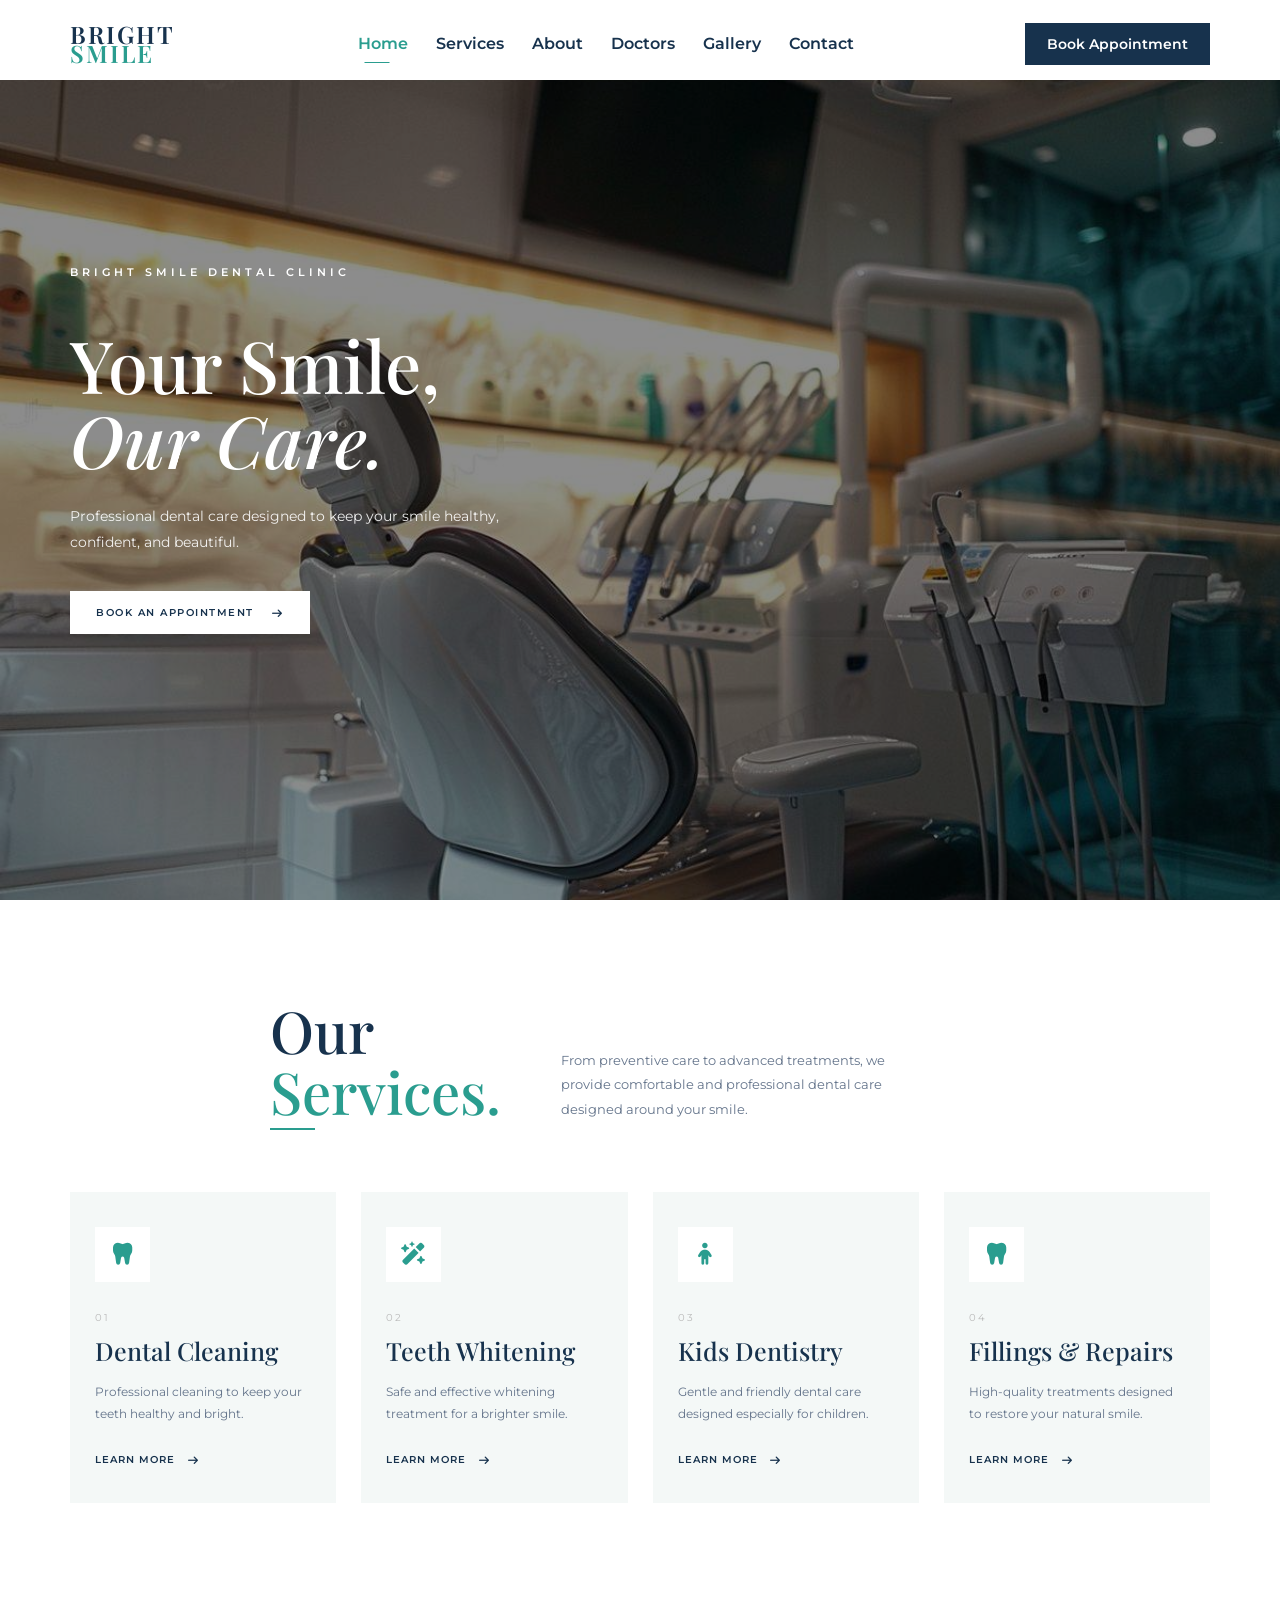
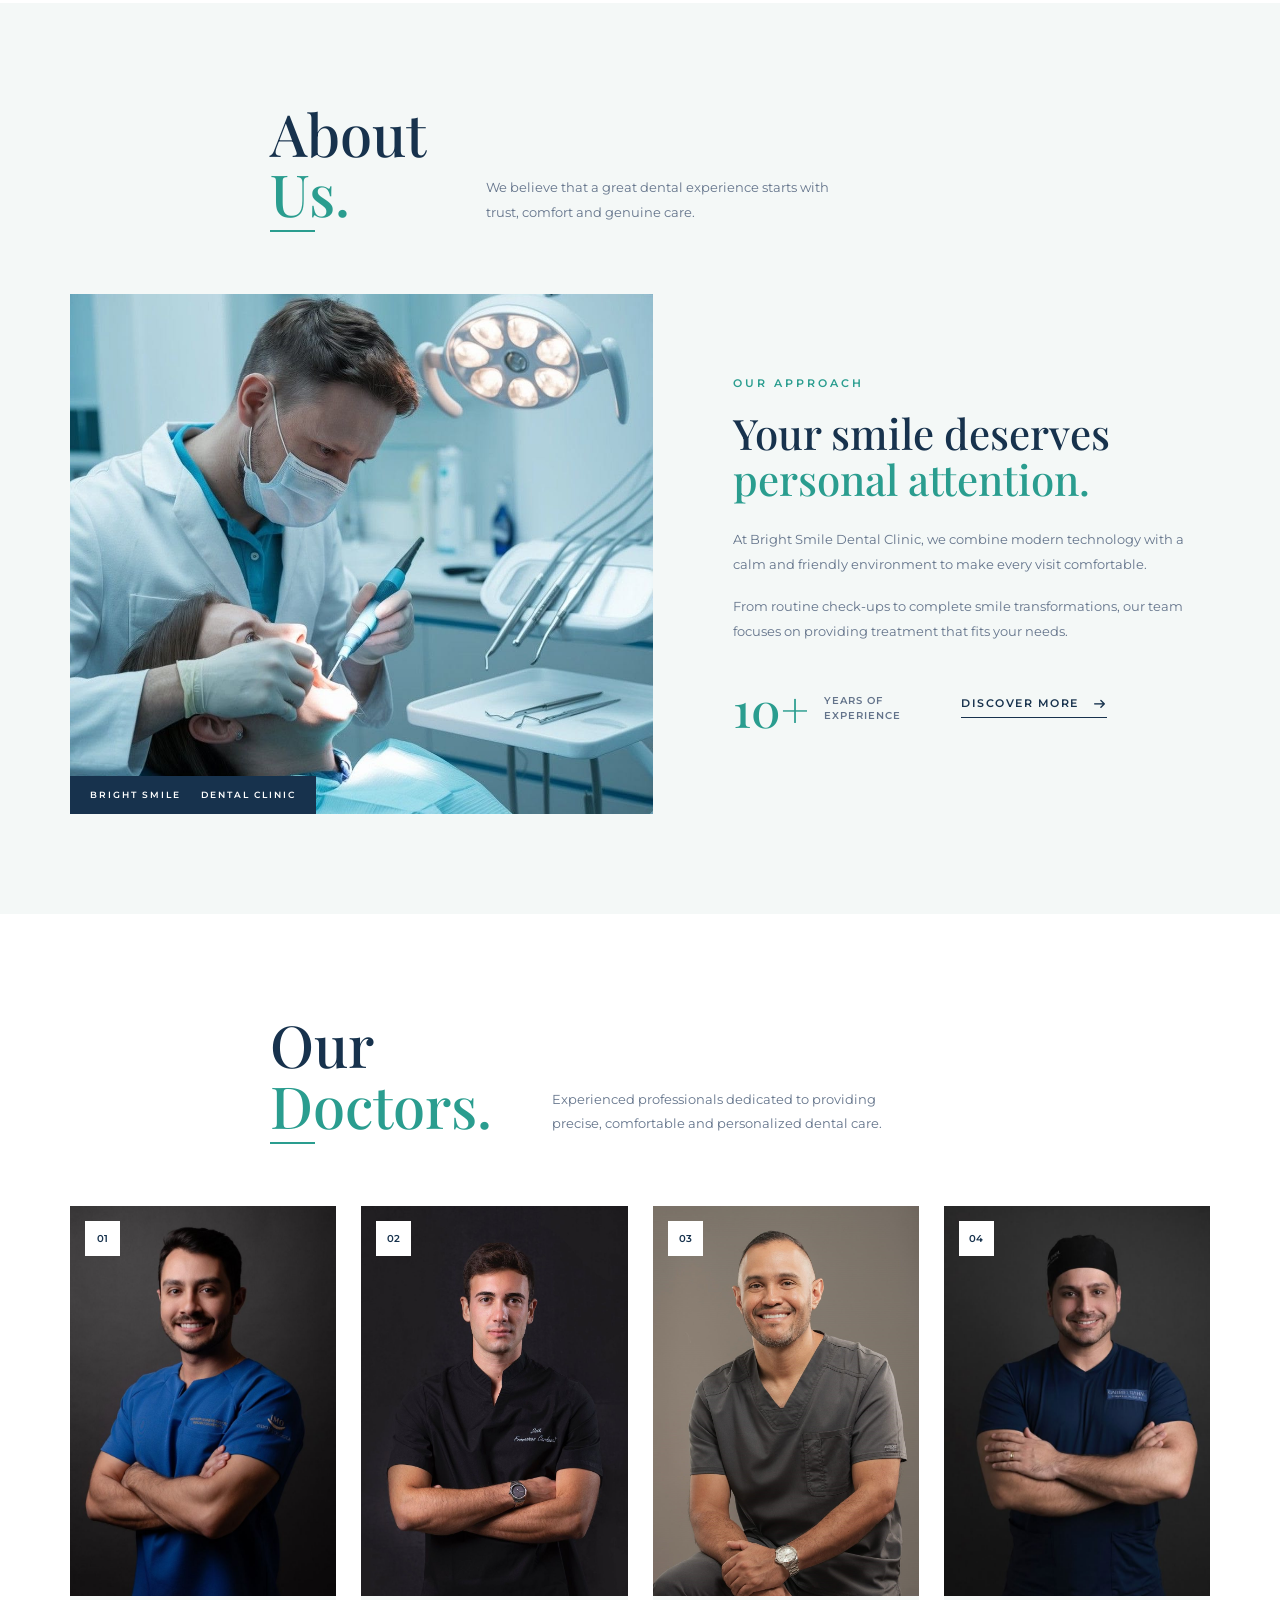
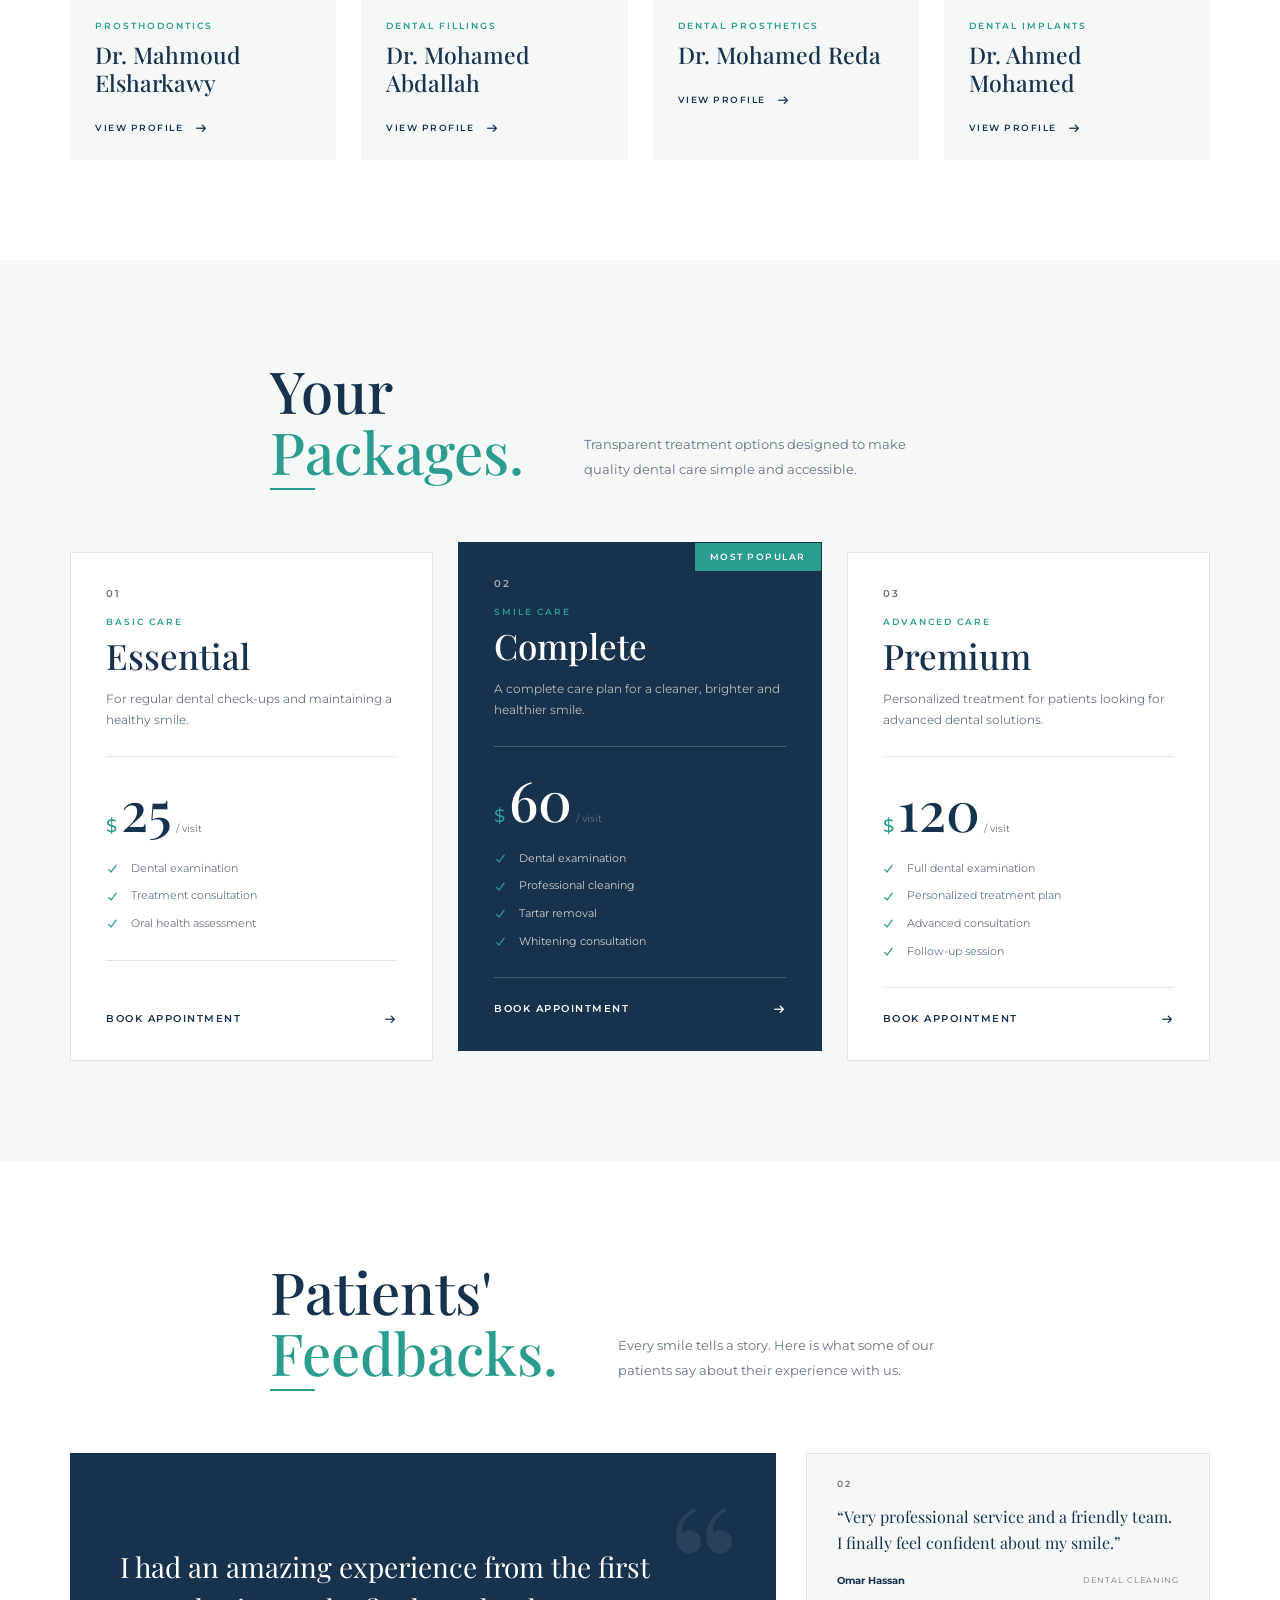
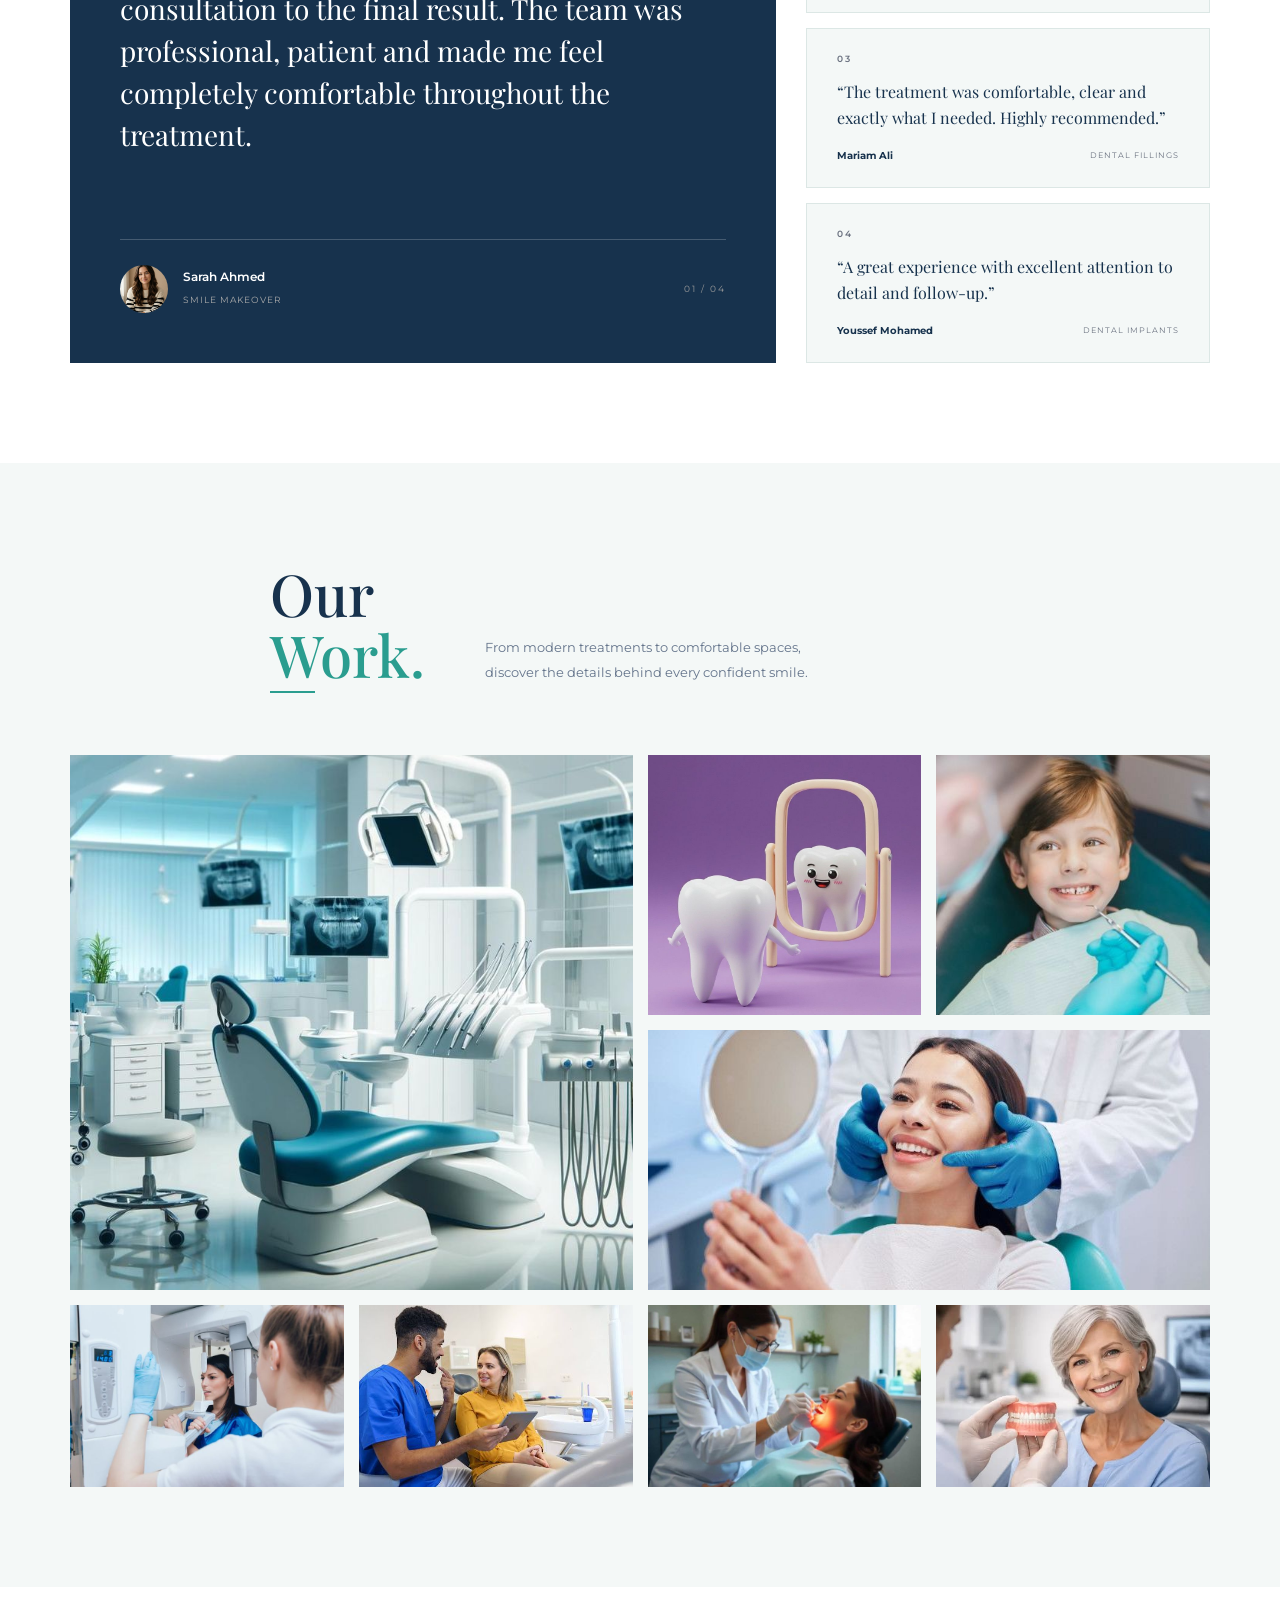
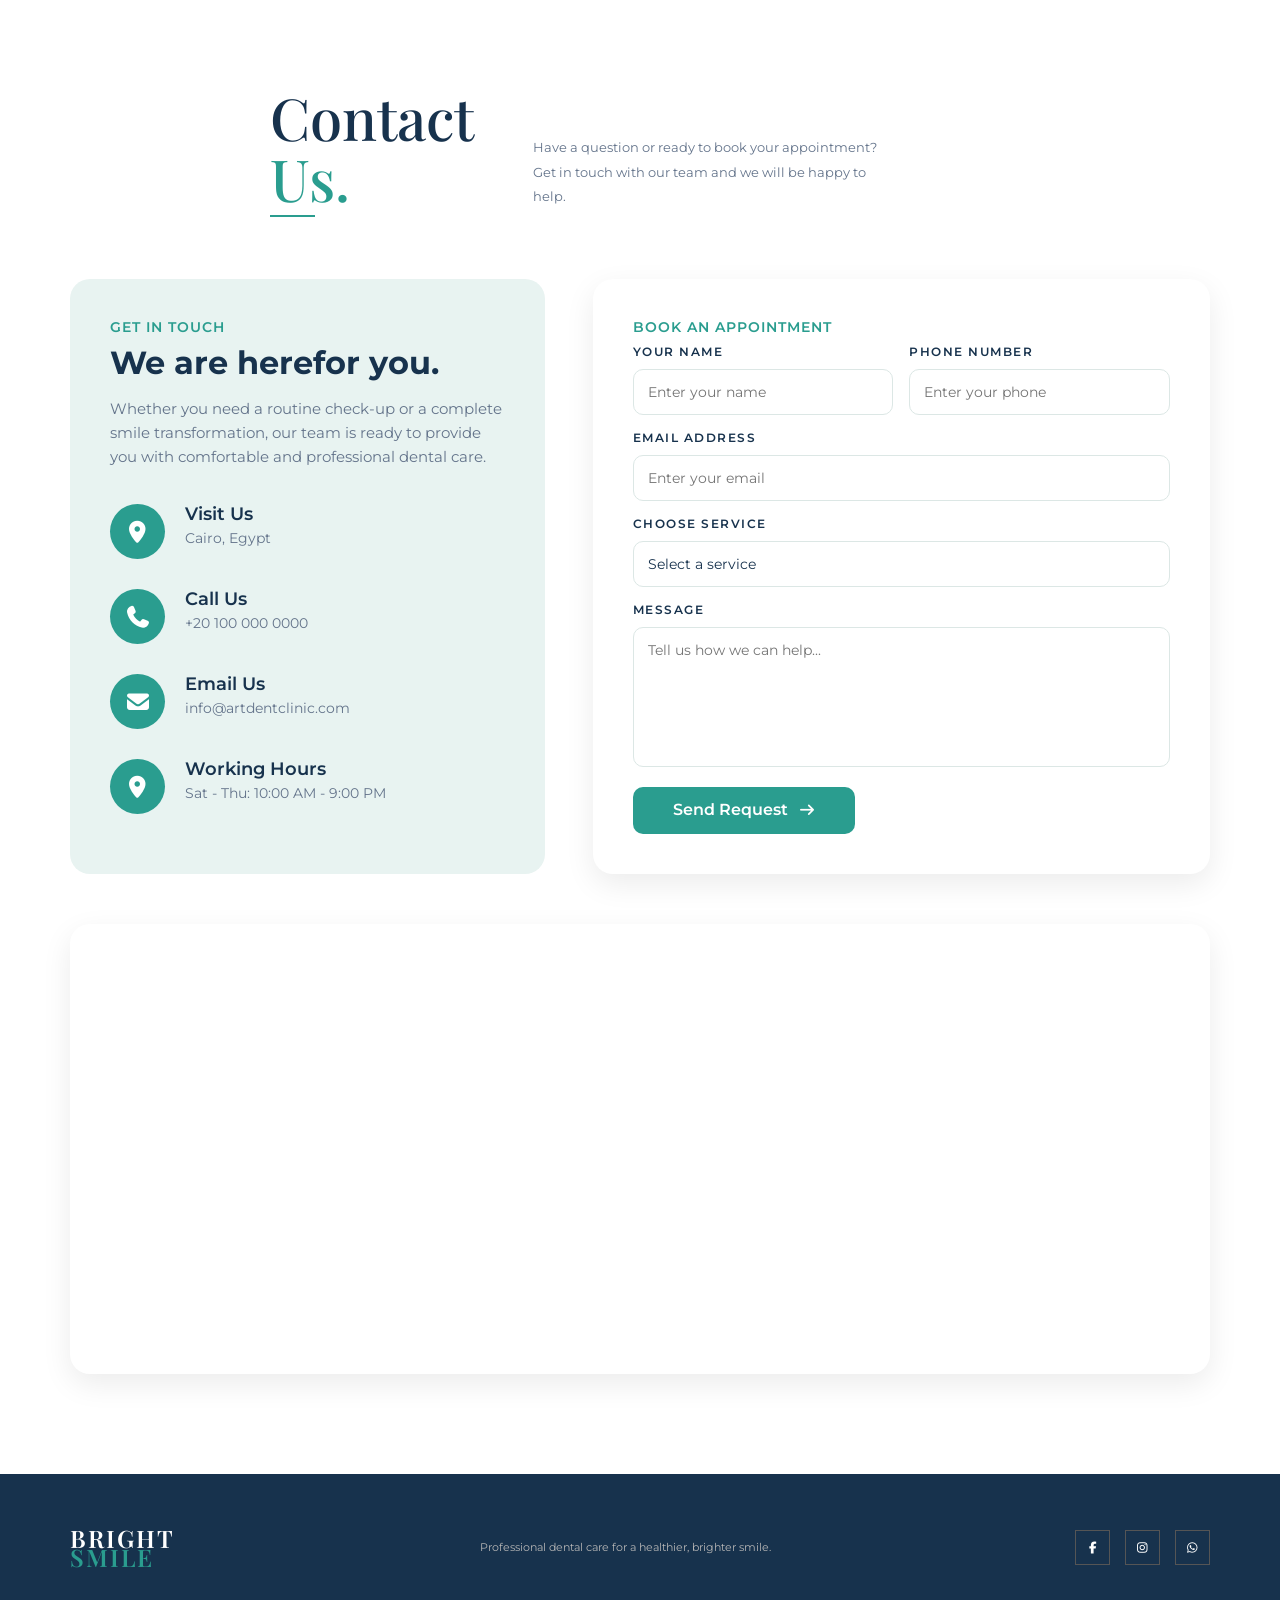
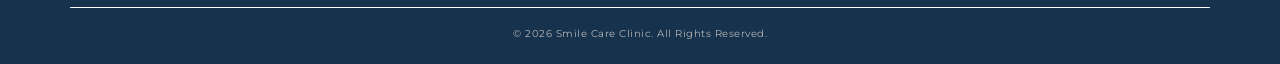
<file: index.html>
<!DOCTYPE html>
<html lang="en">

<head>
    <meta charset="UTF-8">
    <meta name="description" content="">
    <meta name="viewport" content="width=device-width, initial-scale=1" />
    <title>Bright Smile</title>
    <!--Main template CSS File-->
    <link rel="stylesheet" href="Css/style.css">
    <!--Render all elments Normally-->
    <link rel="stylesheet" href="Css/normalize.css">
    <!--Media Query For accessability-->
    <link rel="stylesheet" href="Css/mediaquery.css">
    <!--Font Awesome Library-->
    <link rel="stylesheet" href="Css/all.min.css">
    <!--Icond Tab-->
    <link rel="icon" href="images/favicon.ico">
    <!--Google Fonts-->
    <link rel="preconnect" href="https://fonts.googleapis.com">
    <link rel="preconnect" href="https://fonts.gstatic.com" crossorigin>
    <link
        href="https://fonts.googleapis.com/css2?family=Montserrat:wght@400;500;600;700&family=Playfair+Display:wght@500;600;700&display=swap"
        rel="stylesheet">
</head>

<body>
    <header class="header">
        <div class="container">
            <a href="#" class="logo">BRIGHT
                <span>SMILE</span>
            </a>
            <nav class="navbar">
                <i class="fas fa-bars toggle-menu"></i>
                <ul>
                    <li><a href="#home" class="active">Home</a></li>
                    <li><a href="#services">Services</a></li>
                    <li><a href="#about">About</a></li>
                    <li><a href="#doctors">Doctors</a></li>
                    <li><a href="#gallery">Gallery</a></li>
                    <li><a href="#contact">Contact</a></li>
                </ul>
            </nav>

            <a href="#contact" class="header-button">Book Appointment</a>
        </div>
    </header>

    <!-- Landing -->
    <section class="landing" id="home">
        <div class="landing-image">
            <img src="images/header-img .jpg" alt="Modern dental clinic">

        </div>
        <div class="landing-overlay"></div>
        <div class="container">
            <div class="landing-content">
                <span class="landing-subtitle">BRIGHT SMILE DENTAL CLINIC</span>
                <h1>Your Smile,<span>Our Care.</span></h1>

                <p>
                    Professional dental care designed to keep
                    your smile healthy, confident, and beautiful.
                </p>
                <a href="#contact" class="landing-button">Book An Appointment
                    <i class="fa-solid fa-arrow-right"></i>
                </a>
            </div>
        </div>
    </section>

    <!--Services-->
    <section class="services" id="services">
        <div class="container">

            <div class="main-heading">

                <div class="heading-content">
                    <h2>Our<span>Services.</span></h2>
                    <p>
                        From preventive care to advanced treatments,
                        we provide comfortable and professional dental
                        care designed around your smile.
                    </p>
                </div>
            </div>

            <div class="services-content">

                <div class="service-card">
                    <div class="service-icon">
                        <i class="fas fa-tooth"></i>
                    </div>
                    <span>01</span>
                    <h3>Dental Cleaning</h3>
                    <p>
                        Professional cleaning to keep
                        your teeth healthy and bright.
                    </p>
                    <a href="#">Learn More
                        <i class="fas fa-arrow-right"></i>
                    </a>
                </div>

                <div class="service-card">
                    <div class="service-icon">
                        <i class="fas fa-wand-magic-sparkles"></i>
                    </div>
                    <span>02</span>
                    <h3>Teeth Whitening</h3>
                    <p>
                        Safe and effective whitening
                        treatment for a brighter smile.
                    </p>

                    <a href="#">Learn More
                        <i class="fas fa-arrow-right"></i>
                    </a>
                </div>

                <div class="service-card">
                    <div class="service-icon">
                        <i class="fas fa-child"></i>
                    </div>
                    <span>03</span>
                    <h3>Kids Dentistry</h3>
                    <p>
                        Gentle and friendly dental care
                        designed especially for children.
                    </p>
                    <a href="#">Learn More
                        <i class="fas fa-arrow-right"></i>
                    </a>

                </div>

                <div class="service-card">
                    <div class="service-icon">
                        <i class="fas fa-tooth"></i>
                    </div>
                    <span>04</span>
                    <h3>Fillings & Repairs</h3>
                    <p>
                        High-quality treatments designed
                        to restore your natural smile.
                    </p>
                    <a href="#">Learn More
                        <i class="fas fa-arrow-right"></i>
                    </a>
                </div>
            </div>
        </div>
    </section>

    <!-- About -->
    <section class="about" id="about">

        <div class="container">

            <div class="main-heading">
                <div class="heading-content">
                    <h2>About<span>Us.</span></h2>
                    <p>
                        We believe that a great dental experience
                        starts with trust, comfort and genuine care.
                    </p>
                </div>
            </div>
            <div class="about-content">
                <div class="about-image">
                    <img src="images/about.jpg" alt="Dentist treating a patient">
                    <div class="about-image-label">
                        <span>BRIGHT SMILE</span>
                        <span>DENTAL CLINIC</span>
                    </div>

                </div>

                <div class="about-info">
                    <span class="about-small-title">OUR APPROACH</span>
                    <h3>Your smile deserves
                        <span>personal attention.</span>
                    </h3>
                    <p>
                        At Bright Smile Dental Clinic, we combine
                        modern technology with a calm and friendly
                        environment to make every visit comfortable.
                    </p>
                    <p>
                        From routine check-ups to complete smile
                        transformations, our team focuses on
                        providing treatment that fits your needs.
                    </p>

                    <div class="about-bottom">
                        <div class="about-stat">
                            <strong>10+</strong>
                            <span>Years of<br>Experience</span>
                        </div>
                        <a href="#contact" class="about-button"> Discover More
                            <i class="fa-solid fa-arrow-right"></i>
                        </a>
                    </div>
                </div>
            </div>
        </div>
    </section>

    <!-- Doctors -->
    <section class="doctors" id="doctors">

        <div class="container">

            <div class="main-heading">

                <div class="heading-content">
                    <h2>Our<span>Doctors.</span></h2>
                    <p>
                        Experienced professionals dedicated to
                        providing precise, comfortable and
                        personalized dental care.
                    </p>
                </div>
            </div>

            <div class="doctors-content">

                <article class="doctor-card">
                    <div class="doctor-image">
                        <img src="images/doctor1.jpg" alt="Dr. Mahmoud Elsharkawy">
                        <span class="doctor-number">01</span>
                    </div>
                    <div class="doctor-info">
                        <span class="doctor-specialty">Prosthodontics</span>
                        <h3>Dr. Mahmoud Elsharkawy</h3>
                        <a href="#contact">View Profile
                            <i class="fa-solid fa-arrow-right"></i>
                        </a>
                    </div>
                </article>

                <article class="doctor-card">
                    <div class="doctor-image">
                        <img src="images/doctor2.jpg" alt="Dr. Mohamed Abdallah">
                        <span class="doctor-number">02</span>
                    </div>
                    <div class="doctor-info">
                        <span class="doctor-specialty">Dental Fillings</span>
                        <h3>Dr. Mohamed Abdallah</h3>
                        <a href="#contact">View Profile
                            <i class="fa-solid fa-arrow-right"></i></a>
                    </div>
                </article>

                <article class="doctor-card">
                    <div class="doctor-image">
                        <img src="images/doctor3.jpg" alt="Dr. Mohamed Reda">
                        <span class="doctor-number">03</span>
                    </div>
                    <div class="doctor-info">
                        <span class="doctor-specialty">Dental Prosthetics</span>
                        <h3>Dr. Mohamed Reda</h3>
                        <a href="#contact">View Profile
                            <i class="fa-solid fa-arrow-right"></i>
                        </a>
                    </div>
                </article>

                <article class="doctor-card">
                    <div class="doctor-image">
                        <img src="images/doctor4.jpg" alt="Dr. Ahmed Mohamed">
                        <span class="doctor-number">04</span>
                    </div>
                    <div class="doctor-info">
                        <span class="doctor-specialty">Dental Implants</span>
                        <h3>Dr. Ahmed Mohamed</h3>
                        <a href="#contact">View Profile
                            <i class="fa-solid fa-arrow-right"></i>
                        </a>
                    </div>
                </article>
            </div>
        </div>
    </section>

    <!-- Pricing -->

    <section class="pricing" id="pricing">

        <div class="container">

            <div class="main-heading">

                <div class="heading-content">
                    <h2>Your<span>Packages.</span></h2>
                    <p>
                        Transparent treatment options designed to make
                        quality dental care simple and accessible.
                    </p>
                </div>
            </div>

            <div class="pricing-content">
                <article class="price-card">
                    <div class="price-top">
                        <span class="price-number">01</span>
                        <span class="price-category">Basic Care</span>
                        <h3>Essential</h3>
                        <p>
                            For regular dental check-ups
                            and maintaining a healthy smile.
                        </p>
                    </div>

                    <div class="price-value">
                        <span class="currency">$</span>
                        <strong>25</strong>
                        <span class="period">/ visit</span>
                    </div>

                    <ul class="price-features">
                        <li>
                            <i class="fa-solid fa-check"></i>Dental examination
                        </li>
                        <li>
                            <i class="fa-solid fa-check"></i>Treatment consultation
                        </li>
                        <li>
                            <i class="fa-solid fa-check"></i>Oral health assessment
                        </li>
                    </ul>

                    <a href="#appointment" class="price-button">Book Appointment
                        <i class="fa-solid fa-arrow-right"></i>
                    </a>

                </article>

                <article class="price-card featured-price">

                    <div class="popular-label">
                        Most Popular
                    </div>
                    <div class="price-top">
                        <span class="price-number">02</span>
                        <span class="price-category">Smile Care</span>
                        <h3>Complete</h3>
                        <p>
                            A complete care plan for a cleaner,
                            brighter and healthier smile.
                        </p>
                    </div>

                    <div class="price-value">
                        <span class="currency">$</span>
                        <strong>60</strong>
                        <span class="period">/ visit</span>
                    </div>

                    <ul class="price-features">
                        <li>
                            <i class="fa-solid fa-check"></i>Dental examination
                        </li>

                        <li>
                            <i class="fa-solid fa-check"></i>Professional cleaning
                        </li>

                        <li>
                            <i class="fa-solid fa-check"></i>Tartar removal
                        </li>
                        <li>
                            <i class="fa-solid fa-check"></i>Whitening consultation
                        </li>

                    </ul>

                    <a href="#appointment" class="price-button">Book Appointment
                        <i class="fa-solid fa-arrow-right"></i>
                    </a>

                </article>

                <article class="price-card">
                    <div class="price-top">
                        <span class="price-number">03</span>
                        <span class="price-category">Advanced Care</span>

                        <h3>Premium</h3>
                        <p>
                            Personalized treatment for patients
                            looking for advanced dental solutions.
                        </p>
                    </div>

                    <div class="price-value">
                        <span class="currency">$</span>
                        <strong>120</strong>
                        <span class="period">/ visit</span>
                    </div>

                    <ul class="price-features">
                        <li>
                            <i class="fa-solid fa-check"></i>Full dental examination
                        </li>
                        <li>
                            <i class="fa-solid fa-check"></i>Personalized treatment plan
                        </li>
                        <li>
                            <i class="fa-solid fa-check"></i>Advanced consultation
                        </li>
                        <li>
                            <i class="fa-solid fa-check"></i>Follow-up session
                        </li>
                    </ul>

                    <a href="#appointment" class="price-button">Book Appointment
                        <i class="fa-solid fa-arrow-right"></i>
                    </a>
                </article>
            </div>
        </div>
    </section>

    <!-- Testimonials -->

    <section class="testimonials" id="testimonials">

        <div class="container">

            <div class="main-heading">
                <div class="heading-content">
                    <h2>Patients' <span>Feedbacks.</span></h2>
                    <p>
                        Every smile tells a story.
                        Here is what some of our patients say
                        about their experience with us.
                    </p>
                </div>
            </div>


            <div class="testimonials-content">
                <article class="testimonial-card">
                    <div class="testimonial-quote">“</div>

                    <div class="testimonial-text">
                        <p>
                            I had an amazing experience from the
                            first consultation to the final result.
                            The team was professional, patient and
                            made me feel completely comfortable
                            throughout the treatment.
                        </p>
                    </div>

                    <div class="testimonial-footer">
                        <div class="testimonial-person">
                            <div class="testimonial-avatar">
                                <img src="images/patient.jpg" alt="Sarah Ahmed">
                            </div>
                            <div>
                                <h3>Sarah Ahmed</h3>
                                <span>Smile Makeover</span>
                            </div>
                        </div>
                        <span class="testimonial-number">01 / 04</span>
                    </div>
                </article>

                <div class="testimonial-list">
                    <article class="small-testimonial">
                        <span class="small-testimonial-number">02</span>
                        <p>
                            “Very professional service and
                            a friendly team. I finally feel
                            confident about my smile.”
                        </p>
                        <div class="small-testimonial-person">
                            <strong>Omar Hassan</strong>
                            <span>Dental Cleaning</span>
                        </div>
                    </article>

                    <article class="small-testimonial">
                        <span class="small-testimonial-number">03</span>
                        <p>
                            “The treatment was comfortable,
                            clear and exactly what I needed.
                            Highly recommended.”
                        </p>
                        <div class="small-testimonial-person">
                            <strong>Mariam Ali</strong>
                            <span>Dental Fillings</span>
                        </div>
                    </article>

                    <article class="small-testimonial">
                        <span class="small-testimonial-number">04</span>
                        <p>
                            “A great experience with excellent
                            attention to detail and follow-up.”
                        </p>

                        <div class="small-testimonial-person">
                            <strong>Youssef Mohamed</strong>
                            <span>Dental Implants</span>
                        </div>
                    </article>
                </div>
            </div>
        </div>
    </section>

    <!--Gallery-->
    <div class="gallery" id="gallery">
        <div class="container">
            <div class="main-heading">
                <div class="heading-content">
                    <h2>Our<span>Work.</span></h2>
                    <p>
                        From modern treatments to comfortable spaces,
                        discover the details behind every confident smile.
                    </p>
                </div>
            </div>

            <div class="gallery-content">
                <a href="#" class="gallery-item gallery-large">
                    <img src="images/img15.jpg" alt="smile care" />
                    <div class="gallery-overlay">
                        <span>01</span>
                        <h3>Our Clinic</h3>
                        <i class="fa-solid fa-arrow-up-right-from-square"></i>
                    </div>
                </a>

                <a href="#" class="gallery-item">
                    <img src="images/img10.jpg" alt="clinic" />
                    <div class="gallery-overlay">
                        <span>02</span>
                        <h3>Smile Care</h3>
                        <i class="fa-solid fa-arrow-up-right-from-square"></i>
                    </div>
                </a>

                <a href="#" class="gallery-item">
                    <img src="images/img7.jpg" alt="dental treatment" />
                    <div class="gallery-overlay">
                        <span>03</span>
                        <h3>Happy Kids, Healthy Smiles</h3>
                        <i class="fa-solid fa-arrow-up-right-from-square"></i>
                    </div>
                </a>

                <a href="#" class="gallery-item gallery-wide">
                    <img src="images/img5.jpg" alt="smile care" />
                    <div class="gallery-overlay">
                        <span>04</span>
                        <h3>Healthy Smiles</h3>
                        <i class="fa-solid fa-arrow-up-right-from-square"></i>
                    </div>
                </a>

                <a href="#" class="gallery-item">
                    <img src="images/img8.jpg" alt="dental care" />
                    <div class="gallery-overlay">
                        <span>05</span>
                        <h3>Precision</h3>
                        <i class="fa-solid fa-arrow-up-right-from-square"></i>
                    </div>
                </a>

                <a href="#" class="gallery-item">
                    <img src="images/img9.jpg" alt="Dental consultation" />
                    <div class="gallery-overlay">
                        <span>06</span>
                        <h3>Consultation</h3>
                        <i class="fa-solid fa-arrow-up-right-from-square"></i>
                    </div>
                </a>

                <a href="#" class="gallery-item">
                    <img src="images/img13.jpg" alt="Dental consultation" />
                    <div class="gallery-overlay">
                        <span>07</span>
                        <h3>Dental Emergency</h3>
                        <i class="fa-solid fa-arrow-up-right-from-square"></i>
                    </div>
                </a>

                <a href="#" class="gallery-item">
                    <img src="images/img14.jpg" alt="Dental consultation" />
                    <div class="gallery-overlay">
                        <span>08</span>
                        <h3>Senior Dental Care</h3>
                        <i class="fa-solid fa-arrow-up-right-from-square"></i>
                    </div>
                </a>
            </div>
        </div>
    </div>
    <!--Contact Us-->
    <div class="contact" id="contact">
        <div class="container">
            <div class="main-heading">
                <div class="heading-content">
                    <h2>Contact <span>Us.</span></h2>
                    <p>
                        Have a question or ready to book your appointment?
                        Get in touch with our team and we will be happy to help.
                    </p>
                </div>
            </div>
            <div class="contact-content">

                <div class="contact-info">
                    <span class="contact-small-title"> Get in touch </span>
                    <h3>We are here<strong>for you.</strong></h3>
                    <p>
                        Whether you need a routine check-up or a complete
                        smile transformation, our team is ready to provide
                        you with comfortable and professional dental care.
                    </p>
                    <div class="contact-details">
                        <div class="contact-detail">

                            <div class="contact-icon">
                                <i class="fa-solid fa-location-dot"></i>
                            </div>
                            <div>
                                <span>Visit Us</span>
                                <p> Cairo, Egypt</p>
                            </div>
                        </div>

                        <div class="contact-detail">

                            <div class="contact-icon">
                                <i class="fa-solid fa-phone"></i>
                            </div>
                            <div>
                                <span>Call Us</span>
                                <p>+20 100 000 0000</p>
                            </div>
                        </div>

                        <div class="contact-detail">

                            <div class="contact-icon">
                                <i class="fa-solid fa-envelope"></i>
                            </div>
                            <div>
                                <span>Email Us</span>
                                <p>info@artdentclinic.com</p>
                            </div>
                        </div>

                        <div class="contact-detail">

                            <div class="contact-icon">
                                <i class="fa-solid fa-location-dot"></i>
                            </div>
                            <div>
                                <span>Working Hours</span>
                                <p>Sat - Thu: 10:00 AM - 9:00 PM</p>
                            </div>
                        </div>
                    </div>
                </div>

                <div class="conatct-form">
                    <span class="form-title">Book an Appointment</span>
                    <form>
                        <div class="form-row">
                            <div class="form-group">
                                <label for="name">Your Name</label>
                                <input type="text" id="name" name="name" placeholder="Enter your name">
                            </div>

                            <div class="form-group">
                                <label for="phone">Phone Number</label>
                                <input type="tel" id="phone" name="phone" placeholder="Enter your phone">
                            </div>
                        </div>

                        <div class="form-group">
                            <label for="email">Email Address</label>
                            <input type="email" id="email" name="email" placeholder="Enter your email">
                        </div>

                        <div class="form-group">
                            <label for="service">Choose Service</label>
                            <select id="service" name="service">
                                <option value="">Select a service</option>
                                <option value="cleaning">Dental Cleaning</option>
                                <option value="whitening">Teeth Whitening</option>
                                <option value="orthodontics">Orthodontics</option>
                                <option value="implants">Dental Implants</option>
                                <option value="veneers">Veneers</option>
                            </select>
                        </div>

                        <div class="form-group">
                            <label for="message">Message</label>
                            <textarea id="message" name="message" placeholder="Tell us how we can help..."></textarea>
                        </div>

                        <button type="submit" class="contact-button">Send Request
                            <i class="fa-solid fa-arrow-right"></i>
                        </button>
                    </form>
                </div>
            </div>

            <div class="contact-map">
                <iframe src="https://www.google.com/maps?q=Cairo,Egypt&output=embed" loading="lazy" allowfullscreen=""
                    referrerpolicy="no-referrer-when-downgrade">
                </iframe>
            </div>
        </div>
    </div>

    <!-- Footer -->

    <footer class="footer">
        <div class="container">
            <div class="footer-content">
                <a href="#" class="logo">BRIGHT
                    <span>SMILE</span>
                </a>

                <p>
                    Professional dental care for a healthier,
                    brighter smile.
                </p>

                <div class="footer-social">
                    <a href="#" aria-label="Facebook">
                        <i class="fa-brands fa-facebook-f"></i>
                    </a>
                    <a href="#" aria-label="Instagram">
                        <i class="fa-brands fa-instagram"></i>
                    </a>
                    <a href="#" aria-label="WhatsApp">
                        <i class="fa-brands fa-whatsapp"></i>
                    </a>
                </div>
            </div>
            <div class="footer-bottom">
                <p>&copy; 2026 <span>Smile Care Clinic</span>. All Rights Reserved.</p>
            </div>
        </div>
    </footer>

</body>

</html>
</file>
<file: Css/style.css>
* {
    margin: 0;
    padding: 0;
    box-sizing: border-box;
}

:root {
    --main-color: #2A9D8F;
    --second-color: #6B7280;
    --dark-color: #17324D;
    --text-color: #64748B;
    --white-color: #FFFFFF;
    --section-background: #F4F8F7;
    --border-color: #DCE7E5;
    --light-color: #E8F3F1;
    --main-duration: 0.3s;
    --section-padding: 100px;
}

html {
    scroll-behavior: smooth;
}

body {

    font-family: "Montserrat", sans-serif;
    color: var(--dark-color);
    background-color: var(--white-color);

}

a {
    text-decoration: none;
}

ul {
    list-style: none;
}

img {
    max-width: 100%;
    display: block;
}

.container {
    padding-left: 15px;
    padding-right: 15px;
    margin-left: auto;
    margin-right: auto;
}

/*Main-heading*/
.main-heading {
    display: grid;
    grid-template-columns: 180px 1fr;
    column-gap: 70px;
    margin-bottom: 70px;
}

.heading-content {
    margin-left: 200px;
    display: grid;
    grid-template-columns: 1fr 350px;
    align-items: end;
    gap: 60px;
}

.main-heading h2 {
    margin: 0;
    color: var(--dark-color);
    font-family: "Playfair Display", serif;
    font-size: 58px;
    font-weight: 500;
    line-height: 1.05;
}

.main-heading h2 span {
    display: inline-block;
    color: var(--main-color);
    position: relative;
}

.main-heading h2 span::after {
    content: "";
    position: absolute;
    left: 0;
    bottom: -8px;
    width: 45px;
    height: 2px;
    background-color: var(--main-color);
}

.main-heading p {
    margin: 0;
    color: var(--text-color);
    font-size: 13px;
    line-height: 1.9;
}

/*Nav-Bar*/
.header {
    background-color: var(--white-color);
    outline: none;
    width: 100%;
    height: 80px;
    position: fixed;
    top: 0;
    left: 0;
    right: 0;
    z-index: 9999;
}

.header .container {
    min-height: 80px;
    display: flex;
    align-items: center;
    justify-content: space-between;
}


.logo {
    color: var(--dark-color);
    font-family: "Playfair Display", serif;
    font-size: 24px;
    font-weight: 600;
    line-height: 0.8;
    letter-spacing: 2px;
}

.logo span {
    display: block;
    color: var(--main-color);
}

.header .navbar {
    position: relative;
}

.navbar ul {
    display: flex;
    align-items: center;
}

.navbar ul li a {
    display: block;
    color: var(--dark-color);
    font-size: 16px;
    font-weight: 600;
    padding: 35px 14px;
    position: relative;
    transition: var(--main-duration);
}

.navbar ul li a:hover,
.navbar ul li a.active {
    color: var(--main-color);
    padding-left: 25px;
}

.header .navbar ul li a::after {
    content: "";
    width: 0;
    height: 1px;
    background-color: var(--main-color);
    position: absolute;
    bottom: 25px;
    left: 50%;
    transform: translateX(-50%);
    transition: var(--main-duration);

}

.navbar ul li a:hover::after,
.navbar ul li a.active::after {

    width: 25px;
}

.header-button {
    background-color: var(--dark-color);
    color: var(--white-color);
    padding: 13px 22px;
    font-size: 14px;
    font-weight: 600;
    transition: var(--main-duration);
}

.header-button:hover {
    background-color: var(--main-color);
}

.navbar .toggle-menu {
    display: none;
    color: var(--dark-color);
    font-size: 24px;
    cursor: pointer;
}

/*Landing*/
.landing {
    min-height: 100vh;
    position: relative;
    display: flex;
    align-items: center;
    overflow: hidden;
}

.landing-image {
    position: absolute;
    inset: 0;
    top: 80px;
    width: 100%;
    height: 100%;
    z-index: 1;
}

.landing-image img {
    width: 100%;
    height: 100%;
    display: block;
    object-fit: cover;
    object-position: center;
}

.landing-overlay {
    background-color: rgba(0, 0, 0, 0.45);
    position: absolute;
    top: 90px;
    inset: 0;
    z-index: 2;
}

.landing .container {
    position: relative;
    z-index: 3;
}

.landing-content {
    max-width: 600px;
    padding-top: 70px;
    padding-bottom: 70px;
}

.landing-subtitle {
    display: block;
    margin-bottom: 20px;
    color: var(--white-color);
    font-size: 11px;
    font-weight: 600;
    letter-spacing: 4px;
    text-transform: uppercase;
}

.landing-content h1 {
    margin-bottom: 25px;
    color: var(--white-color);
    font-family: "Playfair Display", serif;
    font-size: 72px;
    font-weight: 500;
    line-height: 1.05;
}

.landing-content h1 span {
    display: block;
    font-style: italic;
}

.landing-content p {
    color: rgba(255, 255, 255, 0.9);
    max-width: 450px;
    margin-bottom: 35px;
    font-size: 14px;
    line-height: 1.9;
}

.landing-button {
    display: inline-flex;
    align-items: center;
    gap: 18px;
    padding: 15px 25px;
    color: var(--dark-color);
    background-color: var(--white-color);
    border: 1px solid var(--white-color);
    font-size: 10px;
    font-weight: 600;
    letter-spacing: 1.5px;
    text-transform: uppercase;
    transition: var(--main-duration);
}

.landing-button i {
    font-size: 10px;
    transition: var(--main-duration);
}

.landing-button:hover {
    color: var(--white-color);

    background-color: transparent;
}

.landing-button:hover i {
    transform: translateX(5px);
}

/*Servises*/
.services {
    padding-top: var(--section-padding);
    padding-bottom: var(--section-padding);
    background-color: var(--white-color);
}

.services-content {
    display: grid;
    grid-template-columns: repeat(4, 1fr);
    gap: 25px;
}

.service-card {
    padding: 35px 25px;
    background-color: var(--section-background);
    position: relative;
    transition: var(--main-duration);
}

.service-card:hover {
    transform: translateY(-8px);
}

.service-icon {
    width: 55px;
    height: 55px;
    display: flex;
    justify-content: center;
    align-items: center;
    color: var(--main-color);
    background-color: var(--white-color);
    margin-bottom: 25px;
}

.service-icon i {
    font-size: 22px;
}

.service-card>span {
    color: #bbbbbb;
    font-size: 10px;
    letter-spacing: 2px;
}

.service-card h3 {
    color: var(--dark-color);
    font-family: "Playfair Display", serif;
    font-size: 25px;
    font-weight: 500;
    margin: 12px 0 15px;
}

.service-card p {
    color: var(--text-color);
    font-size: 12px;
    line-height: 1.8;
    margin-bottom: 25px;

}

.service-card a {
    display: inline-flex;
    align-items: center;
    gap: 12px;
    color: var(--dark-color);
    font-size: 10px;
    font-weight: 600;
    letter-spacing: 1px;
    text-transform: uppercase;
    transition: var(--main-duration);
}

.service-card a i {
    transition: var(--main-duration);
}

.service-card a:hover {
    color: var(--main-color);
}

.service-card a:hover i {
    transform: translateX(5px);
}

/*About*/
.about {
    padding-top: var(--section-padding);
    padding-bottom: var(--section-padding);
    background-color: var(--section-background);
}

.about-content {
    display: grid;
    grid-template-columns: 1.1fr 0.9fr;
    gap: 80px;
    align-items: center;
}

.about-image {
    position: relative;
    height: 520px;
    overflow: hidden;
}

.about-image img {
    width: 100%;
    height: 100%;
    display: block;
    object-fit: cover;
    transition: 0.5s;
}

.about-image:hover img {
    transform: scale(1.03);
}

.about-image-label {
    position: absolute;
    left: 0;
    bottom: 0;
    display: flex;
    gap: 20px;
    padding: 14px 20px;
    background-color: var(--dark-color);
    color: var(--white-color);
    font-size: 9px;
    font-weight: 600;
    letter-spacing: 2px;
}

.about-info {
    max-width: 500px;
}

.about-small-title {
    display: block;
    margin-bottom: 20px;
    color: var(--main-color);
    font-size: 11px;
    font-weight: 600;
    letter-spacing: 3px;
}

.about-info h3 {
    margin: 0 0 25px;
    color: var(--dark-color);
    font-family: "Playfair Display", serif;
    font-size: 42px;
    font-weight: 500;
    line-height: 1.1;
}

.about-info h3 span {
    color: var(--main-color);
}

.about-info p {
    margin: 0 0 18px;
    color: var(--text-color);
    font-size: 13px;
    line-height: 1.9;
}

.about-bottom {
    display: flex;
    align-items: center;
    gap: 60px;
    margin-top: 40px;
}

.about-stat {
    display: flex;
    align-items: center;
    gap: 15px;
}

.about-stat strong {
    color: var(--main-color);
    font-family: "Playfair Display", serif;
    font-size: 48px;
    font-weight: 500;
    line-height: 1;
}

.about-stat span {
    color: var(--text-color);
    font-size: 10px;
    font-weight: 600;
    letter-spacing: 1px;
    text-transform: uppercase;
    line-height: 1.5;
}

.about-button {
    display: inline-flex;
    align-items: center;
    gap: 15px;
    padding-bottom: 8px;
    border-bottom: 1px solid var(--dark-color);
    color: var(--dark-color);
    font-size: 11px;
    font-weight: 600;
    letter-spacing: 1.5px;
    text-transform: uppercase;
    transition: var(--main-duration);
}

.about-button i {
    font-size: 11px;
    transition: var(--main-duration);
}

.about-button:hover {
    color: var(--main-color);
    border-color: var(--main-color);
}

.about-button:hover i {
    transform: translateX(5px);
}

/*Doctots*/
.doctors {
    padding-top: var(--section-padding);
    padding-bottom: var(--section-padding);
    background-color: var(--white-color);
}

.doctors-content {
    display: grid;
    grid-template-columns: repeat(4, 1fr);
    gap: 25px;
}

.doctor-card {
    background-color: var(--section-background);
    position: relative;
    overflow: hidden;
    transition: var(--main-duration);
}

.doctor-card:hover {
    transform: translateY(-6px);
}

.doctor-image {
    width: 100%;
    height: 390px;
    position: relative;
    overflow: hidden;
}

.doctor-image img {
    width: 100%;
    height: 100%;
    display: block;
    object-fit: cover;
    transition: 0.5s;
}

.doctor-card:hover .doctor-image img {
    transform: scale(1.04);
}

.doctor-number {
    background-color: var(--white-color);
    color: var(--dark-color);
    width: 35px;
    height: 35px;
    display: flex;
    justify-content: center;
    align-items: center;
    position: absolute;
    top: 15px;
    left: 15px;
    font-size: 10px;
    font-weight: 600;
}

.doctor-info {
    padding: 25px;
}

.doctor-specialty {
    display: block;
    color: var(--main-color);
    margin-bottom: 10px;
    font-size: 9px;
    font-weight: 600;
    letter-spacing: 2px;
    text-transform: uppercase;
}

.doctor-info h3 {
    margin: 0 0 20px;
    color: var(--dark-color);
    font-family: "Playfair Display", serif;
    font-size: 23px;
    font-weight: 500;
    line-height: 1.2;
}

.doctor-info a {
    color: var(--dark-color);
    display: inline-flex;
    align-items: center;
    gap: 12px;
    font-size: 9px;
    font-weight: 600;
    letter-spacing: 1.5px;
    text-transform: uppercase;
    transition: var(--main-duration);
}

.doctor-info a i {
    font-size: 10px;
    transition: var(--main-duration);
}

.doctor-info a:hover {
    color: var(--main-color);
}

.doctor-info a:hover i {
    transform: translateX(5px);
}

/*Pricing*/
.pricing {
    padding-top: var(--section-padding);
    padding-bottom: var(--section-padding);
    background-color: var(--section-background);
}

.pricing-content {
    display: grid;
    grid-template-columns: repeat(3, 1fr);
    gap: 25px;
    align-items: stretch;
}

.price-card {
    position: relative;
    background-color: var(--white-color);
    padding: 35px;
    border: 1px solid var(--border-color);
    display: flex;
    flex-direction: column;
    transition: var(--main-duration);
}

.price-card:hover {
    transform: translateY(-7px);
    box-shadow: 0 15px 35px rgba(0, 0, 0, 0.08);
}

.featured-price {
    background-color: var(--dark-color);
    color: var(--white-color);
    border-color: var(--dark-color);
    transform: translateY(-10px);
}

.featured-price:hover {
    transform: translateY(-17px);
}

.popular-label {
    background-color: var(--main-color);
    color: var(--white-color);
    position: absolute;
    top: 0;
    right: 0;
    padding: 9px 15px;
    font-size: 9px;
    font-weight: 600;
    letter-spacing: 1.5px;
    text-transform: uppercase;
}

.price-top {
    border-bottom: 1px solid var(--border-color);
    padding-bottom: 25px;
}

.featured-price .price-top {
    border-color: rgba(255, 255, 255, 0.2);
}

.price-number {
    display: block;
    margin-bottom: 18px;
    color: var(--second-color);
    font-size: 10px;
    font-weight: 600;
    letter-spacing: 2px;
}

.featured-price .price-number {
    color: #aaa;
}

.price-category {
    display: block;
    margin-bottom: 10px;
    color: var(--main-color);
    font-size: 9px;
    font-weight: 600;
    letter-spacing: 2px;
    text-transform: uppercase;
}

.price-top h3 {
    margin: 0 0 15px;
    color: var(--dark-color);
    font-family: "Playfair Display", serif;
    font-size: 35px;
    font-weight: 500;
    line-height: 1;
}

.featured-price .price-top h3 {
    color: var(--white-color);
}

.price-top p {
    margin: 0;
    color: var(--text-color);
    font-size: 12px;
    line-height: 1.8;
}

.featured-price .price-top p {
    color: #bdbdbd;
}

.price-value {
    display: flex;
    align-items: baseline;
    gap: 4px;
    padding: 25px 0;
}

.price-value .currency {
    color: var(--main-color);
    font-size: 18px;
    font-weight: 500;
}

.price-value strong {
    color: var(--dark-color);
    font-family: "Playfair Display", serif;
    font-size: 55px;
    font-weight: 500;
    line-height: 1;
}

.featured-price .price-value strong {
    color: var(--white-color);
}

.price-value .period {
    color: var(--second-color);
    font-size: 10px;
}

.price-features {
    display: flex;
    flex-direction: column;
    gap: 15px;
    padding: 0 0 30px;
    margin: 0;
    border-bottom: 1px solid var(--border-color);
}

.featured-price .price-features {
    border-color: rgba(255, 255, 255, 0.2);
}

.price-features li {
    display: flex;
    align-items: center;
    gap: 12px;
    color: var(--text-color);
    font-size: 11px;
}

.featured-price .price-features li {
    color: #d0d0d0;
}

.price-features li i {
    color: var(--main-color);
    font-size: 10px;
}

.price-button {
    display: inline-flex;
    align-items: center;
    justify-content: space-between;
    gap: 15px;
    margin-top: auto;
    padding-top: 25px;
    color: var(--dark-color);
    font-size: 10px;
    font-weight: 600;
    letter-spacing: 1.5px;
    text-transform: uppercase;
    transition: var(--main-duration);
}

.featured-price .price-button {
    color: var(--white-color);
}

.price-button i {
    font-size: 10px;

    transition: var(--main-duration);
}

.price-button:hover {
    color: var(--main-color);
}

.price-button:hover i {
    transform: translateX(5px);
}

/*Testimonials*/
.testimonials {
    padding-top: var(--section-padding);
    padding-bottom: var(--section-padding);
    background-color: var(--white-color);
}

.testimonials-content {
    display: grid;
    grid-template-columns: 1.4fr 0.8fr;
    gap: 30px;
    align-items: stretch;
}

.testimonial-card {
    background-color: var(--dark-color);
    display: flex;
    flex-direction: column;
    min-height: 430px;
    position: relative;
    padding: 50px;
    overflow: hidden;
}

.testimonial-quote {
    position: absolute;
    top: 20px;
    right: 35px;
    color: rgba(255, 255, 255, 0.08);
    font-family: "Playfair Display", serif;
    font-size: 180px;
    line-height: 1;
}

.testimonial-text {
    max-width: 700px;
    margin: auto 0;
}

.testimonial-text p {
    margin: 0;
    color: var(--white-color);
    font-family: "Playfair Display", serif;
    font-size: 28px;
    line-height: 1.5;
}

.testimonial-footer {
    display: flex;
    align-items: center;
    justify-content: space-between;
    margin-top: 40px;
    padding-top: 25px;
    border-top: 1px solid rgba(255, 255, 255, 0.2);
}

.testimonial-person {
    display: flex;
    align-items: center;
    gap: 15px;
}

.testimonial-avatar {
    width: 48px;
    height: 48px;
    overflow: hidden;
    border-radius: 50%;
}

.testimonial-avatar img {
    width: 100%;
    height: 100%;
    object-fit: cover;
    display: block;
}

.testimonial-person h3 {
    color: var(--white-color);
    margin: 0 0 5px;
    font-size: 12px;
    font-weight: 600;
}

.testimonial-person span {
    color: #aaa;
    font-size: 9px;
    letter-spacing: 1px;
    text-transform: uppercase;
}

.testimonial-number {
    color: #999;
    font-size: 9px;
    letter-spacing: 2px;
}

.testimonial-list {
    display: flex;
    flex-direction: column;
    gap: 15px;
}

.small-testimonial {
    background-color: var(--section-background);
    border: 1px solid var(--border-color);
    position: relative;
    flex: 1;
    padding: 25px 30px;
    transition: var(--main-duration);
}

.small-testimonial:hover {
    transform: translateX(-5px);
}

.small-testimonial-number {
    display: block;
    color: var(--second-color);
    margin-bottom: 15px;
    font-size: 9px;
    font-weight: 600;
    letter-spacing: 2px;
}

.small-testimonial p {
    color: var(--dark-color);
    margin: 0 0 20px;
    font-family: "Playfair Display", serif;
    font-size: 16px;
    line-height: 1.6;
}

.small-testimonial-person {
    display: flex;
    align-items: center;
    justify-content: space-between;
    gap: 10px;
}

.small-testimonial-person strong {
    color: var(--dark-color);
    font-size: 10px;
}

.small-testimonial-person span {
    color: var(--second-color);
    font-size: 8px;
    letter-spacing: 1px;
    text-transform: uppercase;
    text-align: right;
}

/*Gallery*/
.gallery {
    padding-top: var(--section-padding);
    padding-bottom: var(--section-padding);
    background-color: var(--section-background);
}

.gallery-content {
    display: grid;
    grid-template-columns: repeat(4, 1fr);
    grid-template-rows: 260px 260px;
    gap: 15px
}

.gallery-item {
    background-color: var(--dark-color);
    display: block;
    overflow: hidden;
    position: relative;
}

.gallery-large {
    grid-column: span 2;
    grid-row: span 2;
}

.gallery-wide {
    grid-column: span 2;
}

.gallery-item img {
    width: 100%;
    height: 100%;
    display: block;
    object-fit: cover;
    transition: 0.6s ease;
}

.gallery-overlay {
    background: linear-gradient(to top, rgba(0, 0, 0, 0.7), rgba(0, 0, 0, 0));
    position: absolute;
    padding: 25px;
    display: flex;
    flex-direction: column;
    justify-content: flex-end;
    opacity: 0;
    transition: var(--main-duration);
    inset: 0;
}

.gallery-item:hover .gallery-overlay {
    opacity: 1;
}

.gallery-item:hover img {
    transform: scale(1.06);
}

.gallery-overlay span {
    color: #848484;
    margin-bottom: 8px;
    font-size: 14px;
    font-weight: 600;
    letter-spacing: 2;
}

.gallery-overlay h3 {
    color: var(--white-color);
    margin: 0;
    font-family: "Playfair Display", serif;
    font-weight: 500;
    font-size: 25px;
}

.gallery-overlay i {
    display: flex;
    justify-content: center;
    align-items: center;
    color: var(--white-color);
    position: absolute;
    width: 35px;
    height: 35px;
    top: 25px;
    right: 25px;
    border: 1px solid rgb(255, 255, 255, 0.7);
    font-size: 14px;
    transition: var(--main-duration);
}

.gallery-item:hover .gallery-overlay i {
    background-color: var(--white-color);
    color: var(--dark-color);
}

/*Conatct Us*/

.contact {
    padding-top: var(--section-padding);
    padding-bottom: var(--section-padding);
    background-color: var(--white-color);
}

.contact-content {
    display: grid;
    grid-template-columns: 1fr 1.3fr;
    gap: 48px;
    align-items: stretch;
}

/* Contact Info Card */
.contact-info {
    background-color: var(--light-color);
    padding: 40px;
    border-radius: 20px;
    height: 100%;
    box-sizing: border-box;
}

.contact-small-title,
.form-title {
    color: var(--main-color);
    font-size: 14px;
    font-weight: 600;
    text-transform: uppercase;
    letter-spacing: 1px;
    display: block;
}

.form-title {
    margin-bottom: 10px;
}

.contact-info>h3 {
    color: var(--dark-color);
    font-size: 32px;
    margin: 10px 0 15px;
}

.contact-info>h3 strong {
    display: inline;
    font-weight: 700;
}

.contact-info>p {
    color: var(--text-color);
    margin-bottom: 35px;
    font-size: 15px;
    line-height: 1.6;
}

.contact-details {
    display: flex;
    flex-direction: column;
    gap: 30px;
}

.contact-detail {
    display: flex;
    align-items: flex-start;
    gap: 20px;
}

.contact-icon {
    width: 55px;
    height: 55px;
    border-radius: 50%;
    background-color: var(--main-color);
    color: var(--white-color);
    display: flex;
    justify-content: center;
    align-items: center;
    font-size: 22px;
    flex-shrink: 0;
    border: none;
    transition: background-color var(--main-duration);
}

.contact-detail:hover .contact-icon {
    background-color: var(--dark-color);
    color: var(--white-color);
}

.contact-detail span {
    color: var(--dark-color);
    font-weight: 600;
    font-size: 18px;
    text-transform: none;
    letter-spacing: normal;
    display: block;
    margin-bottom: 5px;
}

.contact-detail p {
    margin: 0;
    color: var(--text-color);
    font-size: 14px;
}

.conatct-form {
    background-color: var(--white-color);
    padding: 40px;
    border-radius: 20px;
    box-shadow: 0 10px 30px rgba(0, 0, 0, .08);
    box-sizing: border-box;
    border: none;
}

.form-row {
    display: grid;
    grid-template-columns: 1fr 1fr;
    gap: 16px;
}

.form-group {
    margin-bottom: 16px;
}

.form-group label {
    color: var(--dark-color);
    display: block;
    margin-bottom: 10px;
    font-size: 12px;
    font-weight: 600;
    letter-spacing: 1.5px;
    text-transform: uppercase;
}

.form-group input,
.form-group select,
.form-group textarea {
    width: 100%;
    padding: 14px;
    border-radius: 10px;
    border: 1px solid var(--border-color);
    outline: none;
    box-sizing: border-box;
    font-family: inherit;
    font-size: 14px;
    color: var(--dark-color);
    background-color: var(--white-color);
    transition: border-color var(--main-duration);
}

.form-group select {
    appearance: none;
    background-repeat: no-repeat;
    background-position: right 1rem center;
    background-size: 1em;
}

.form-group input:focus,
.form-group select:focus,
.form-group textarea:focus {
    border-color: var(--main-color);
}

.form-group textarea {
    resize: none;
    min-height: 140px;
}

.contact-button {
    background-color: var(--main-color);
    color: var(--white-color);
    padding: 14px 40px;
    border-radius: 10px;
    border: none;
    cursor: pointer;
    font-size: 16px;
    font-weight: 600;
    text-transform: none;
    letter-spacing: normal;
    display: inline-flex;
    align-items: center;
    gap: 10px;
    transition: background-color var(--main-duration);
}

.contact-button i {
    font-size: 14px;
    transition: transform var(--main-duration);
}

.contact-button:hover {
    background-color: var(--dark-color);
    color: var(--white-color);
}

.contact-button:hover i {
    transform: translateX(4px);
}

.contact-map {
    margin-top: 50px;
    border-radius: 20px;
    overflow: hidden;
    box-shadow: 0 10px 30px rgba(0, 0, 0, .08);
    height: 450px;
    filter: none;
}

.contact-map iframe {
    width: 100%;
    height: 100%;
    border: 0;
}

/*Footer*/
.footer {
    background-color: var(--dark-color);
    color: var(--white-color);
    padding-top: 55px;
    padding-bottom: 25px;
}

.footer-content {
    display: flex;
    align-items: center;
    justify-content: space-between;
    gap: 30px;
}

.footer-content .logo {
    color: var(--white-color);
    font-family: "Playfair Display", serif;
    font-size: 24px;
    font-weight: 600;
    line-height: 0.8;
    letter-spacing: 2px;
}

.footer-content>p {
    max-width: 300px;
    margin: 0;
    color: #b5b5b5;
    font-size: 11px;
    line-height: 1.7;
}

.footer-social {
    display: flex;
    align-items: center;
    gap: 15px;
}

.footer-social a {
    width: 35px;
    height: 35px;
    display: flex;
    align-items: center;
    justify-content: center;
    color: var(--white-color);
    border: 1px solid #555;
    font-size: 12px;
    transition: var(--main-duration);
}

.footer-social a:hover {
    background-color: var(--white-color);
    color: var(--dark-color);
    border-color: var(--white-color);
}

.footer-bottom {
    margin-top: 40px;
    padding-top: 20px;
    border-top: 1px solid var(--white-color);
    text-align: center;
}

.footer-bottom p {
    margin: 0;
    color: #b5b5b5;
    font-size: 10px;
    letter-spacing: 0.5px;
}
</file>
<file: Css/mediaquery.css>
@media (min-width: 768px) {
    .container {
        width: 750px;
    }
}

@media (min-width: 992px) {
    .container {
        width: 970px;
    }
}

@media (min-width: 1200px) {
    .container {
        width: 1170px;
    }
}

@media (max-width: 991px) {
    .main-heading {
        grid-template-columns: 130px 1fr;
        column-gap: 40px;
        margin-bottom: 55px;
    }

    .heading-content {
        margin-left: 0;
        grid-template-columns: 1fr 280px;
        gap: 35px;
    }

    .main-heading h2 {
        font-size: 45px;
    }

    .main-heading p {
        font-size: 12px;
    }
}

@media (max-width: 676px) {
    .main-heading {
        display: block;
        margin-bottom: 40px;
    }

    .heading-label {
        margin-bottom: 20px;
    }

    .heading-content {
        display: block;
        margin-left: 0;
    }

    .main-heading h2 {
        font-size: 40px;
        margin-bottom: 25px;
    }

    .main-heading p {
        max-width: 500px;
        font-size: 12px;
    }
}

/*Nav-Bar*/
@media (max-width: 991px) {
    .header .container {
        min-height: 75px;
    }

    .navbar {
        position: relative;
    }

    .navbar .toggle-menu {
        display: block;
    }

    .navbar ul {
        display: none;
        position: absolute;
        right: 0;
        top: calc(100% + 20px);
        width: 220px;
        background-color: var(--white-color);
        flex-direction: column;
        align-items: stretch;
        gap: 0;
        box-shadow: 0 5px 20px rgba(0, 0, 0, 0.1);
        border: 1px solid var(--border-color);
    }

    .navbar ul::before {
        content: "";
        position: absolute;
        right: 5px;
        top: -20px;
        border-width: 10px;
        border-style: solid;
        border-color: transparent transparent var(--white-color) transparent;
    }

    .header .navbar ul li a::after {
        display: none;
    }

    .navbar:hover ul {
        display: flex;
    }

    .navbar ul li {
        width: 100%;
    }

    .navbar ul li a {
        padding: 15px 20px;
        width: 100%;
    }

    .navbar ul li a:hover {
        background-color: var(--light-color);
    }

    .header-button {
        display: none;
    }
}

/*Landing*/
@media (max-width: 991px) {
    .landing {
        min-height: 750px;
    }

    .landing-content {
        max-width: 550px;
        padding-top: 90px;
    }

    .landing-content h1 {
        font-size: 60px;
    }
}

@media (max-width: 767px) {
    .landing {
        min-height: 700px;
    }

    .landing-image img {
        object-position: center;
    }

    .landing-overlay {
        background-color: rgba(0, 0, 0, 0.42);
    }

    .landing-content {
        max-width: 100%;
        padding-top: 70px;
        padding-bottom: 50px;
    }

    .landing-subtitle {
        font-size: 9px;
        letter-spacing: 3px;
        margin-bottom: 15px;
    }

    .landing-content h1 {
        font-size: 48px;
        line-height: 1.1;
        margin-bottom: 20px;
    }

    .landing-content p {
        max-width: 400px;
        font-size: 12px;
        line-height: 1.8;
        margin-bottom: 30px;
    }
}

/*Services*/
@media (max-width: 1199px) {
    .services-content {
        grid-template-columns: repeat(2, 1fr);
    }
}

@media (max-width: 767px) {
    .services-content {
        grid-template-columns: 1fr;
        gap: 15px;
    }

    .service-card {
        padding: 30px 22px;
    }
}

/*About*/
@media(max-width: 991px) {
    .about {
        padding-top: 90px;
        padding-bottom: 90px;
    }

    .about-content {
        grid-template-columns: 1fr 1fr;

        gap: 40px;
    }

    .about-image {
        height: 430px;
    }

    .about-info h3 {
        font-size: 34px;
    }

    .about-info p {
        font-size: 12px;
    }

    .about-bottom {
        gap: 30px;
    }
}

@media (max-width: 767px) {

    .about {
        padding-top: 70px;
        padding-bottom: 70px;
    }

    .about-content {
        display: flex;

        flex-direction: column;

        gap: 45px;

        align-items: stretch;
    }

    .about-image {
        width: 100%;
        height: 380px;
    }

    .about-info {
        max-width: 100%;
    }

    .about-info h3 {
        font-size: 36px;
    }

    .about-bottom {
        gap: 30px;

        justify-content: space-between;
    }

}

/*Doctors*/
@media(max-width: 991px) {
    .doctors {
        padding-top: 90px;
        padding-bottom: 90px;
    }

    .doctors-content {
        grid-template-columns: repeat(2, 1fr);

        gap: 25px;
    }

    .doctor-image {
        height: 350px;
    }

    .doctor-info h3 {
        font-size: 21px;
    }
}

@media (max-width: 767px) {
    .doctors {
        padding-top: 70px;
        padding-bottom: 70px;
    }

    .doctors-content {
        grid-template-columns: 1fr;

        gap: 25px;
    }

    .doctor-image {
        height: 400px;
    }
}

/*Pricing*/
@media(max-width: 991px) {

    .pricing {
        padding-top: 90px;
        padding-bottom: 90px;
    }

    .pricing-content {
        grid-template-columns: repeat(2, 1fr);

        gap: 20px;
    }

    .price-card {
        padding: 30px;
    }

    .featured-price {
        transform: none;
    }

    .featured-price:hover {
        transform: translateY(-7px);
    }
}

@media (max-width: 767px) {
    .pricing {
        padding-top: 70px;
        padding-bottom: 70px;
    }

    .pricing-content {
        grid-template-columns: 1fr;

        gap: 25px;
    }

    .price-card {
        padding: 30px;
    }

    .featured-price {
        transform: none;
    }

    .featured-price:hover {
        transform: translateY(-7px);
    }

    .price-top h3 {
        font-size: 32px;
    }

    .price-value strong {
        font-size: 50px;
    }
}

/*Testimonials*/
@media(max-width: 991px) {
    .testimonials {
        padding-top: 90px;
        padding-bottom: 90px;
    }

    .testimonials-content {
        grid-template-columns: 1fr;
    }

    .testimonial-card {
        min-height: 400px;
    }

    .testimonial-text p {
        font-size: 25px;
    }

    .testimonial-list {
        display: grid;

        grid-template-columns: repeat(3, 1fr);

        gap: 15px;
    }

    .small-testimonial {
        padding: 20px;
    }

    .small-testimonial p {
        font-size: 14px;
    }
}

@media (max-width: 767px) {
    .testimonials {
        padding-top: 70px;
        padding-bottom: 70px;
    }

    .testimonials-content {
        grid-template-columns: 1fr;
        gap: 25px;
    }

    .testimonial-card {
        min-height: 400px;

        padding: 30px;
    }

    .testimonial-text p {
        font-size: 22px;
    }

    .testimonial-quote {
        right: 20px;

        font-size: 130px;
    }

    .testimonial-footer {
        margin-top: 30px;
    }

    .testimonial-list {
        gap: 15px;
    }
}

/*Gallery*/
@media(max-width: 991px) {
    .gallery {
        padding-top: 90px;
        padding-bottom: 90px;
    }

    .gallery-content {
        grid-template-columns: repeat(3, 1fr);

        grid-template-rows: 230px 230px 230px;

        gap: 12px;
    }

    .gallery-large {
        grid-column: span 2;

        grid-row: span 2;
    }

    .gallery-wide {
        grid-column: span 3;
    }
}

@media (max-width: 767px) {

    .gallery {
        padding-top: 70px;
        padding-bottom: 70px;
    }

    .gallery-content {
        grid-template-columns: repeat(2, 1fr);
        grid-template-rows: repeat(4, 200px);
        gap: 10px;
    }

    .gallery-large {
        grid-column: span 2;
        grid-row: span 2;
    }

    .gallery-wide {
        grid-column: span 2;
    }

    .gallery-overlay {
        padding: 15px;
        opacity: 1;
        background: linear-gradient(to top, rgba(0, 0, 0, 0.65), rgba(0, 0, 0, 0));
    }

    .gallery-overlay h3 {
        font-size: 19px;
    }

    .gallery-overlay i {
        top: 15px;
        right: 15px;
        width: 30px;
        height: 30px;
    }
}

/*Conatct*/
@media(max-width: 991px) {

    .contact {
        padding-top: 90px;
        padding-bottom: 90px;
    }

    .contact-content {
        grid-template-columns: 1fr;
        gap: 50px;
    }

    .contact-info>h3 {
        font-size: 42px;
    }

    .contact-info>p {
        max-width: 650px;
    }

    .contact-form {
        padding: 35px;
    }

    .contact-map {
        margin-top: 50px;
        height: 300px;
    }
}

@media (max-width: 767px) {
    .contact {
        padding-top: 70px;
        padding-bottom: 70px;
    }

    .contact-content {
        grid-template-columns: 1fr;
        gap: 45px;
    }

    .contact-info>h3 {
        font-size: 38px;
    }

    .contact-info>p {
        font-size: 12px;
    }

    .contact-details {
        gap: 20px;
    }

    .contact-form {
        padding: 25px;
    }

    .form-row {
        grid-template-columns: 1fr;
        gap: 0;
    }

    .contact-map {
        height: 280px;
        margin-top: 40px;
    }
}

/*Footer*/
@media (max-width: 767px) {
    .footer {
        padding-top: 45px;
        padding-bottom: 20px;
    }

    .footer-content {
        flex-direction: column;
        text-align: center;
        gap: 20px;
    }

    .footer-content>p {
        max-width: 280px;
    }

    .footer-bottom {
        margin-top: 30px;
    }
}
</file>
